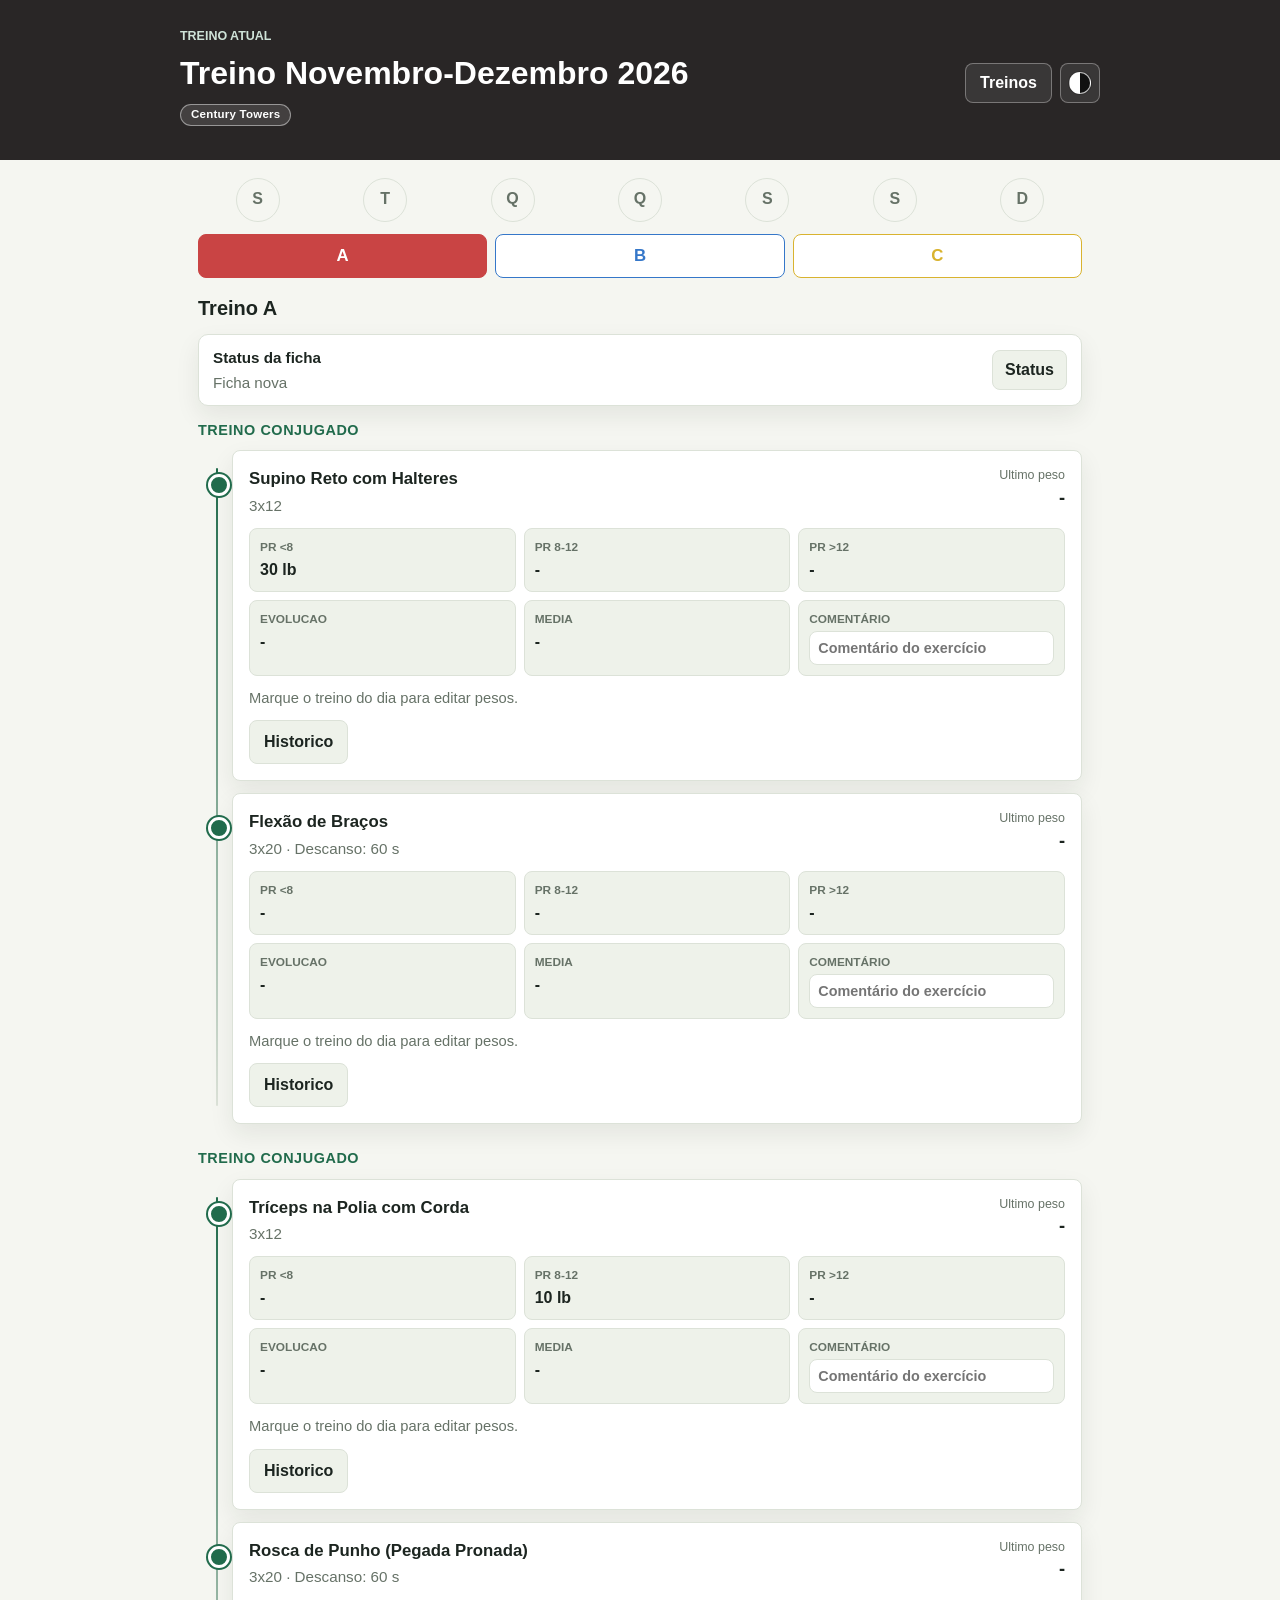
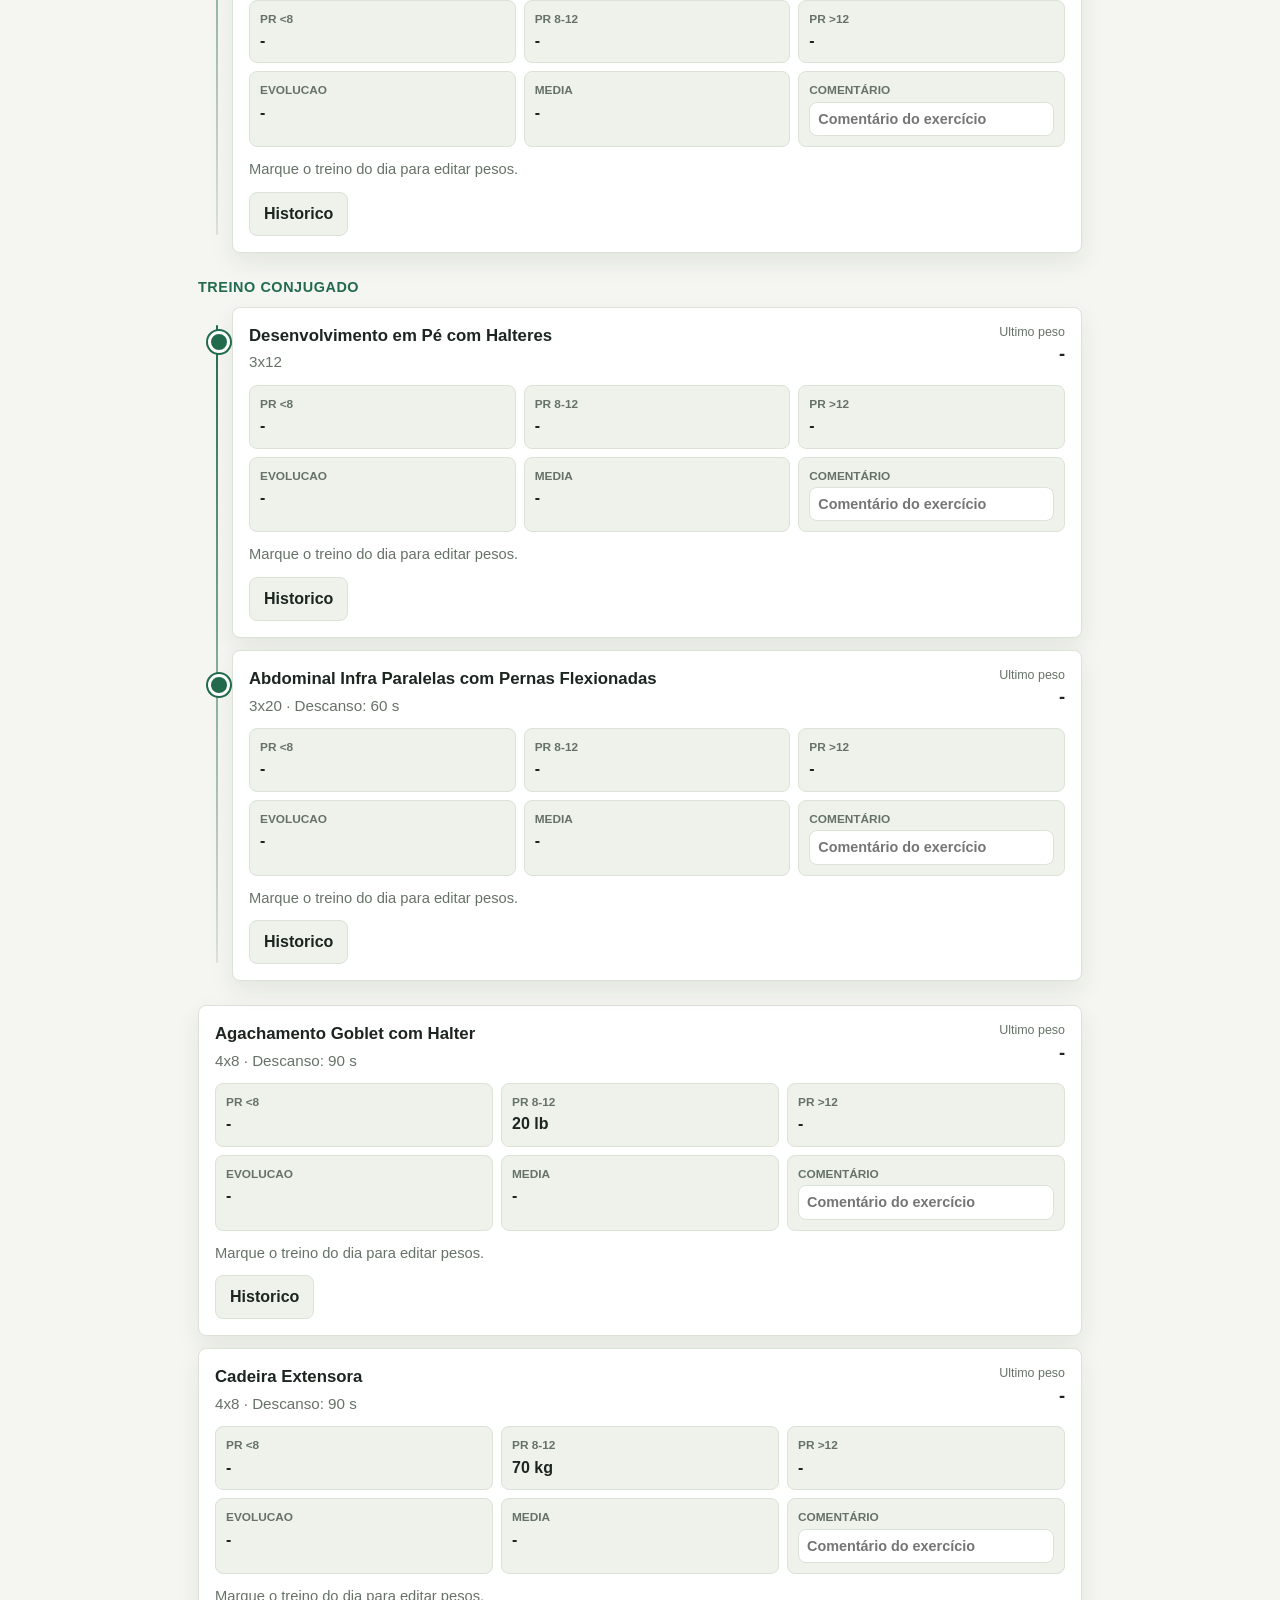
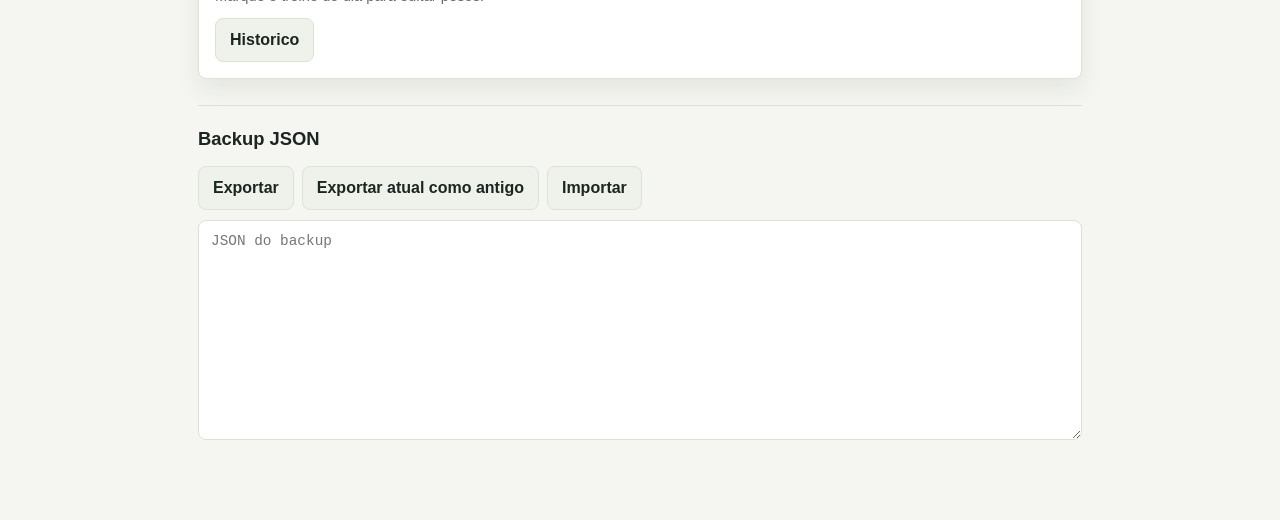
<file: index.html>
<!doctype html>
<html lang="pt-BR">
  <head>
    <meta charset="utf-8">
    <meta name="viewport" content="width=device-width, initial-scale=1">
    <title>Gym Tracker</title>
    <link rel="icon"
      href="data:image/svg+xml,%3Csvg xmlns='http://www.w3.org/2000/svg' viewBox='0 0 64 64'%3E%3Ctext y='52' font-size='54'%3E🏋%E2%80%8D%E2%99%80%EF%B8%8F%3C/text%3E%3C/svg%3E">
    <link rel="stylesheet" href="css/style.css">
  </head>
  <body>
    <header class="app-header">
      <div class="header-content">
        <div>
          <p class="eyebrow">Treino Atual</p>
          <h1 id="active-workout-name">🏋🏽‍♀️ Gym Tracker</h1>
          <p id="active-workout-gym" class="gym-badge"></p>
        </div>
        <div class="header-actions">
          <a class="header-link" href="old-workouts.html">Treinos</a>
          <button id="theme-toggle" class="theme-toggle" type="button"
            aria-label="Alternar tema" title="Alternar tema"></button>
        </div>
      </div>
    </header>

    <main class="app-shell">
      <section class="current-section" aria-labelledby="active-workout-name">
        <nav id="day-tabs" class="day-tabs" aria-label="Dias do treino"></nav>
        <div id="current-day" class="workout-day"></div>
      </section>

      <section class="backup-section" aria-labelledby="backup-title">
        <h2 id="backup-title">Backup JSON</h2>
        <div class="backup-actions">
          <button id="export-backup" class="backup-button"
            type="button">Exportar</button>
          <button id="export-current-old" class="backup-button"
            type="button">Exportar atual como antigo</button>
          <button id="import-backup" class="backup-button"
            type="button">Importar</button>
        </div>
        <textarea id="backup-json" class="backup-textarea" rows="10"
          spellcheck="false" placeholder="JSON do backup"></textarea>
        <p id="backup-status" class="backup-status" aria-live="polite"></p>
      </section>

    </main>

    <script src="data/exerciseCatalog.js"></script>
    <script src="data/currentWorkout.js"></script>
    <script src="data/oldWorkouts2023.js"></script>
    <script src="data/oldWorkouts2024.js"></script>
    <script src="data/oldWorkouts2025.js"></script>
    <script src="data/oldWorkouts2026.js"></script>
    <script src="data/oldWorkouts.js"></script>
    <script src="js/storage.js"></script>
    <script src="js/workouts.js"></script>
    <script src="js/ui.js"></script>
    <script src="js/theme.js"></script>
    <script src="js/backup.js"></script>
    <script src="js/app.js"></script>
  </body>
</html>
</file>
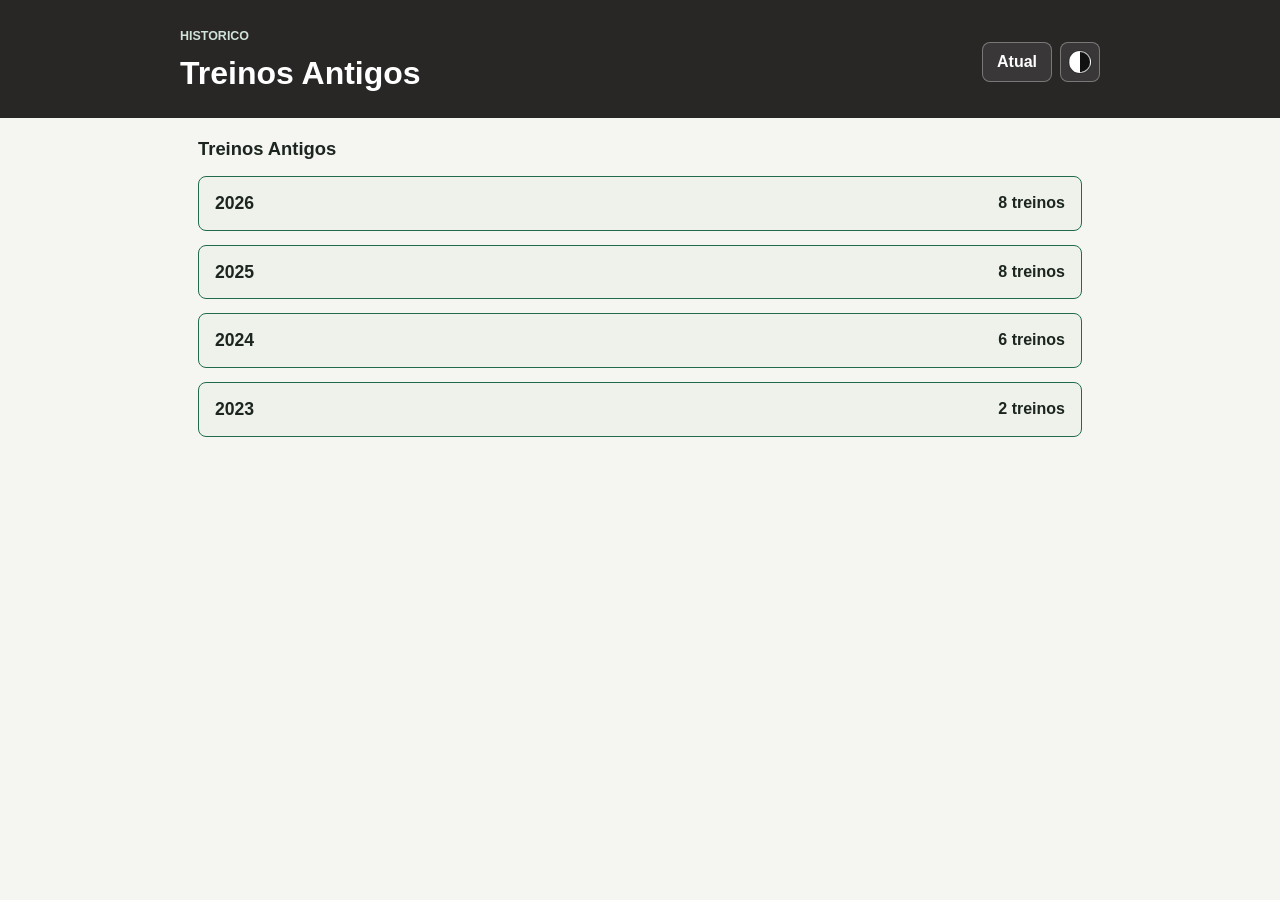
<file: old-workouts.html>
<!doctype html>
<html lang="pt-BR">
  <head>
    <meta charset="utf-8">
    <meta name="viewport" content="width=device-width, initial-scale=1">
    <title>Treinos Antigos - Gym Tracker</title>
    <link rel="stylesheet" href="css/style.css">
  </head>
  <body>
    <header class="app-header">
      <div class="header-content">
        <div>
          <p class="eyebrow">Historico</p>
          <h1>Treinos Antigos</h1>
        </div>
        <div class="header-actions">
          <a class="header-link" href="index.html">Atual</a>
          <button id="theme-toggle" class="theme-toggle" type="button" aria-label="Alternar tema" title="Alternar tema"></button>
        </div>
      </div>
    </header>

    <main class="app-shell">
      <section class="old-section" aria-labelledby="old-workouts-title">
        <h2 id="old-workouts-title">Treinos Antigos</h2>
        <div id="old-workouts" class="old-workouts"></div>
      </section>
    </main>

    <script src="data/exerciseCatalog.js"></script>
    <script src="data/currentWorkout.js"></script>
    <script src="data/oldWorkouts2023.js"></script>
    <script src="data/oldWorkouts2024.js"></script>
    <script src="data/oldWorkouts2025.js"></script>
    <script src="data/oldWorkouts2026.js"></script>
    <script src="data/oldWorkouts.js"></script>
    <script src="js/storage.js"></script>
    <script src="js/workouts.js"></script>
    <script src="js/ui.js"></script>
    <script src="js/theme.js"></script>
    <script src="js/oldWorkoutsPage.js"></script>
  </body>
</html>
</file>
<file: css/style.css>
:root {
  color-scheme: light;
  --bg: #f5f6f1;
  --surface: #ffffff;
  --surface-muted: #eef2ea;
  --text: #1c2520;
  --muted: #667267;
  --line: #dce2d8;
  --accent: #216b4c;
  --accent-strong: #292626;
  --danger: #8a3b2f;
  --shadow: 0 10px 24px rgba(25, 35, 29, 0.08);
}

body.dark-theme {
  color-scheme: dark;
  --bg: #121514;
  --surface: #1c211f;
  --surface-muted: #252d29;
  --text: #eef4ef;
  --muted: #a6b3aa;
  --line: #354039;
  --accent: #48a778;
  --accent-strong: #0d0f0e;
  --shadow: 0 10px 24px rgba(0, 0, 0, 0.28);
}

* {
  box-sizing: border-box;
}

body {
  margin: 0;
  min-height: 100vh;
  background: var(--bg);
  color: var(--text);
  font-family: Arial, Helvetica, sans-serif;
  line-height: 1.4;
}

button,
input {
  font: inherit;
}

.app-header {
  background: var(--accent-strong);
  color: #ffffff;
  padding: 28px 18px 22px;
}

.app-header>div,
.app-shell {
  width: min(920px, 100%);
  margin: 0 auto;
}

.header-content {
  display: flex;
  align-items: center;
  justify-content: space-between;
  gap: 16px;
}

.header-actions {
  display: flex;
  align-items: center;
  gap: 8px;
}

.header-link {
  display: inline-flex;
  align-items: center;
  min-height: 40px;
  border: 1px solid rgba(255, 255, 255, 0.32);
  border-radius: 8px;
  padding: 0 14px;
  background: rgba(255, 255, 255, 0.08);
  color: #ffffff;
  font-weight: 700;
  text-decoration: none;
}

.eyebrow {
  margin: 0 0 6px;
  color: #cfe3d8;
  font-size: 0.78rem;
  font-weight: 700;
  letter-spacing: 0;
  text-transform: uppercase;
}

h1,
h2,
h3,
p {
  margin-top: 0;
}

h1 {
  margin-bottom: 0;
  font-size: clamp(1.55rem, 1.2rem + 1vw, 2.2rem);
}

.gym-badge {
  display: inline-block;
  width: fit-content;
  margin-top: 8px;
  padding: 3px 10px;
  border: 1px solid var(--accent);
  border-radius: 999px;
  background: rgba(33, 107, 76, 0.12);
  color: var(--accent);
  font-size: 0.72rem;
  font-weight: 700;
  letter-spacing: 0.02em;
  line-height: 1.2;
}

.app-header .gym-badge {
  border-color: rgba(255, 255, 255, 0.45);
  background: rgba(255, 255, 255, 0.12);
  color: #ffffff;
}

.old-button .gym-badge {
  margin: 0 0 0 10px;
  vertical-align: middle;
}

.theme-toggle {
  flex: 0 0 auto;
  display: inline-flex;
  align-items: center;
  justify-content: center;
  width: 40px;
  min-height: 40px;
  border: 1px solid rgba(255, 255, 255, 0.32);
  border-radius: 8px;
  padding: 0;
  background: rgba(255, 255, 255, 0.08);
  color: #ffffff;
  cursor: pointer;
  font-weight: 700;
}

.theme-toggle::before {
  content: "";
  width: 20px;
  height: 20px;
  border: 1px solid rgba(255, 255, 255, 0.72);
  border-radius: 50%;
  background: linear-gradient(90deg, #ffffff 0 50%, #111111 50% 100%);
  box-shadow: 0 0 0 1px rgba(0, 0, 0, 0.18);
}

h2 {
  margin-bottom: 14px;
  font-size: 1.15rem;
}

.app-shell {
  padding: 18px;
}

.current-section,
.old-section,
.backup-section {
  margin-bottom: 26px;
}

.day-tabs {
  display: flex;
  gap: 8px;
  margin-bottom: 16px;
}

.day-tab {
  flex: 1 1 0;
}

/* Week bar above the day tabs: seven circle letters Mon → Sun */
.week-days {
  display: grid;
  grid-template-columns: repeat(7, minmax(0, 1fr));
  gap: 8px;
  align-items: center;
  margin-bottom: 12px;
}

.weekday {
  justify-self: center;
  width: min(44px, 100%);
  height: min(44px, 100%);
  aspect-ratio: 1 / 1;
  border-radius: 50%;
  border: 1px solid var(--line);
  display: inline-flex;
  align-items: center;
  justify-content: center;
  font-weight: 700;
  color: var(--muted);
  background: transparent;
}

.weekday.is-trained {
  background: var(--accent);
  color: #ffffff;
  border-color: var(--accent);
  box-shadow: 0 0 0 4px rgba(33,107,76,0.06);
}

body.dark-theme .weekday.is-trained {
  background: var(--accent);
  color: #ffffff;
}


.day-tab,
.save-button,
.history-button,
.timer-button,
.old-year-button,
.old-button {
  min-height: 44px;
  border: 1px solid var(--line);
  border-radius: 8px;
  background: var(--surface);
  color: var(--text);
  cursor: pointer;
  font-weight: 700;
}

.day-tab {
  --day-color: var(--accent);
  font-size: 1.05rem;
  border-color: var(--day-color);
  color: var(--day-color);
}

.day-tab.is-active {
  border-color: var(--day-color);
  background: var(--day-color);
  color: #ffffff;
}

body.dark-theme .day-tab {
  color: var(--day-color);
}

body.dark-theme .day-tab.is-active {
  color: #ffffff;
}

.save-button,
.timer-button {
  border-color: var(--accent);
  background: var(--accent);
  color: #ffffff;
}

.save-a {
  border-color: #c94444;
  background: #c94444;
}

.save-b {
  border-color: #3577c9;
  background: #3577c9;
}

.save-c {
  border-color: #d9b32f;
  background: #f0c735;
  color: #2b2400;
}

.workout-title {
  margin: 6px 0 12px;
  font-size: 1.25rem;
}

.exercise-list {
  display: grid;
  gap: 12px;
}

.exercise-card,
.old-workout-panel {
  border: 1px solid var(--line);
  border-radius: 8px;
  background: var(--surface);
  box-shadow: var(--shadow);
}

.conjugated-group {
  display: grid;
  gap: 10px;
  margin-bottom: 12px;
}

.conjugated-group-title {
  margin: 0;
  color: var(--accent);
  font-size: 0.9rem;
  font-weight: 700;
  text-transform: uppercase;
  letter-spacing: 0.04em;
}

.conjugated-group-items {
  display: flex;
  flex-direction: column;
  gap: 12px;
  position: relative;
}

.conjugated-group-items::before {
  content: "";
  position: absolute;
  left: 18px;
  top: 18px;
  bottom: 18px;
  width: 2px;
  background: linear-gradient(to bottom, var(--accent), var(--line));
  border-radius: 999px;
}

.conjugated-group-item {
  position: relative;
  padding-left: 34px;
}

.conjugated-group-item::before {
  content: "";
  position: absolute;
  left: 10px;
  top: 24px;
  width: 16px;
  height: 16px;
  border-radius: 50%;
  background: var(--accent);
  border: 3px solid var(--surface);
  box-shadow: 0 0 0 2px var(--accent);
}

.conjugated-group-item .exercise-card {
  height: 100%;
}

.exercise-card {
  padding: 16px;
}

.rest-card {
  border-style: dashed;
  background: var(--surface-muted);
}

.exercise-header {
  display: flex;
  align-items: flex-start;
  justify-content: space-between;
  gap: 12px;
  margin-bottom: 12px;
}

.exercise-title {
  margin: 0 0 4px;
  font-size: 1.05rem;
}

.exercise-meta {
  margin: 0;
  color: var(--muted);
  font-size: 0.95rem;
}

.last-weight {
  min-width: 96px;
  text-align: right;
}

.last-weight span {
  display: block;
  color: var(--muted);
  font-size: 0.78rem;
}

.last-weight strong {
  font-size: 1.15rem;
}

.exercise-stats {
  display: grid;
  grid-template-columns: repeat(3, minmax(0, 1fr));
  gap: 8px;
  margin: 0 0 12px;
}

.exercise-stats div {
  border: 1px solid var(--line);
  border-radius: 8px;
  background: var(--surface-muted);
  padding: 10px;
}

.exercise-stats dt {
  margin-bottom: 3px;
  color: var(--muted);
  font-size: 0.74rem;
  font-weight: 700;
  text-transform: uppercase;
}

.exercise-stats dd {
  margin: 0;
  font-weight: 700;
}

.trend-up {
  color: #207a42;
}

.trend-down {
  color: var(--danger);
}

body.dark-theme .trend-up {
  color: #6ee094;
}

.day-status-card {
  display: flex;
  align-items: center;
  justify-content: space-between;
  gap: 12px;
  margin-bottom: 14px;
  padding: 12px 14px;
  border: 1px solid var(--line);
  border-radius: 10px;
  background: var(--surface);
  box-shadow: var(--shadow);
}

.day-status-copy h3 {
  margin: 0 0 4px;
  font-size: 0.95rem;
}

.day-status-copy p {
  margin: 0;
  color: var(--muted);
  font-size: 0.95rem;
}

.day-status-actions {
  display: flex;
  flex-wrap: wrap;
  gap: 8px;
}

.comment-stat .comment-input {
  width: 100%;
  min-height: 32px;
  border: 1px solid var(--line);
  border-radius: 8px;
  padding: 6px 8px;
  background: var(--surface);
  color: var(--text);
  font-size: 0.9rem;
}

.comment-cell {
  font-size: 0.9rem;
  color: var(--muted);
  word-break: break-word;
}

.status-button {
  min-height: 40px;
  border: 1px solid var(--line);
  border-radius: 8px;
  padding: 0 12px;
  background: var(--surface-muted);
  color: var(--text);
  cursor: pointer;
  font-weight: 700;
}

.status-button.is-active {
  border-color: var(--accent);
  background: var(--accent);
  color: #ffffff;
}

.summary-comment-button {
  min-height: 40px;
  border: 1px solid var(--line);
  border-radius: 8px;
  padding: 0 12px;
  background: var(--surface-muted);
  color: var(--text);
  cursor: pointer;
  font-weight: 700;
}

.readonly-note {
  margin: 12px 0 0;
  color: var(--muted);
  font-size: 0.92rem;
}

.weight-form {
  display: grid;
  grid-template-columns: auto minmax(0, 1fr) auto;
  gap: 8px;
  margin-top: 12px;
}

.weight-input {
  width: 100%;
  min-height: 44px;
  border: 1px solid var(--line);
  border-radius: 8px;
  padding: 0 12px;
  background: var(--surface);
  color: var(--text);
}

.unit-select {
  min-height: 44px;
  border: 1px solid var(--line);
  border-radius: 8px;
  padding: 0 8px;
  background: var(--surface);
  color: var(--text);
}

.save-button,
.history-button,
.timer-button {
  padding: 0 14px;
}

.exercise-actions {
  display: flex;
  flex-wrap: wrap;
  gap: 8px;
  margin-top: 12px;
}

.history-button,
.old-year-button,
.old-button {
  padding: 0 14px;
  background: var(--surface-muted);
}

.backup-section {
  border-top: 1px solid var(--line);
  padding-top: 20px;
}

.backup-actions {
  display: flex;
  flex-wrap: wrap;
  gap: 8px;
  margin-bottom: 10px;
}

.backup-button {
  min-height: 44px;
  border: 1px solid var(--line);
  border-radius: 8px;
  padding: 0 14px;
  background: var(--surface-muted);
  color: var(--text);
  cursor: pointer;
  font-weight: 700;
}

.backup-textarea {
  width: 100%;
  min-height: 220px;
  border: 1px solid var(--line);
  border-radius: 8px;
  padding: 12px;
  resize: vertical;
  background: var(--surface);
  color: var(--text);
  font: 0.9rem Consolas, "Courier New", monospace;
}

.backup-status {
  min-height: 22px;
  margin: 8px 0 0;
  color: var(--muted);
  font-weight: 700;
}

.history {
  display: none;
  margin-top: 12px;
  border-top: 1px solid var(--line);
  padding-top: 10px;
}

.history.is-open {
  display: block;
}

.history-list {
  margin: 0;
  padding: 0;
  list-style: none;
}

.history-list li {
  display: flex;
  justify-content: space-between;
  gap: 16px;
  padding: 8px 0;
  border-bottom: 1px solid var(--surface-muted);
}

.history-list li:last-child {
  border-bottom: 0;
}

.timer-status {
  min-height: 22px;
  margin: 8px 0 0;
  color: var(--accent-strong);
  font-weight: 700;
}

.old-workouts {
  display: grid;
  gap: 14px;
}

.old-workout-panel {
  overflow: hidden;
}

.old-year-panel {
  display: grid;
  gap: 10px;
}

.old-year-button {
  width: 100%;
  display: flex;
  align-items: center;
  justify-content: space-between;
  border-color: var(--accent);
  padding: 14px 16px;
  text-align: left;
}

.old-year-button span:first-child {
  font-size: 1.1rem;
}

.old-year-content {
  display: none;
  gap: 10px;
}

.old-year-content.is-open {
  display: grid;
}

.old-year-empty {
  padding: 0 4px;
}

.old-button {
  width: 100%;
  display: flex;
  align-items: center;
  justify-content: space-between;
  border: 0;
  border-radius: 0;
  padding: 14px 16px;
  text-align: left;
}

.old-content {
  display: none;
  padding: 0 16px 16px;
}

.old-content.is-open {
  display: block;
}

.old-day {
  border-top: 1px solid var(--line);
  padding-top: 12px;
  margin-top: 12px;
}

.old-exercise {
  padding: 10px 0;
  border-bottom: 1px solid var(--surface-muted);
}

.old-exercise:last-child {
  border-bottom: 0;
}

.readonly-note,
.empty-state {
  color: var(--muted);
  margin-bottom: 0;
}

@media (max-width: 560px) {
  .app-header {
    padding-top: 22px;
  }

  .header-content {
    align-items: flex-start;
  }

  .header-actions {
    flex-direction: column;
    align-items: stretch;
  }

  .app-shell {
    padding: 14px;
  }

  .day-tabs {
    display: flex;
    gap: 8px;
  }

  .exercise-header {
    display: block;
  }

  .last-weight {
    margin-top: 10px;
    text-align: left;
  }

  .weight-form {
    grid-template-columns: 1fr;
  }

  .exercise-stats {
    grid-template-columns: repeat(2, minmax(0, 1fr));
  }

  .save-button,
  .history-button,
  .timer-button {
    width: 100%;
  }
}
</file>
